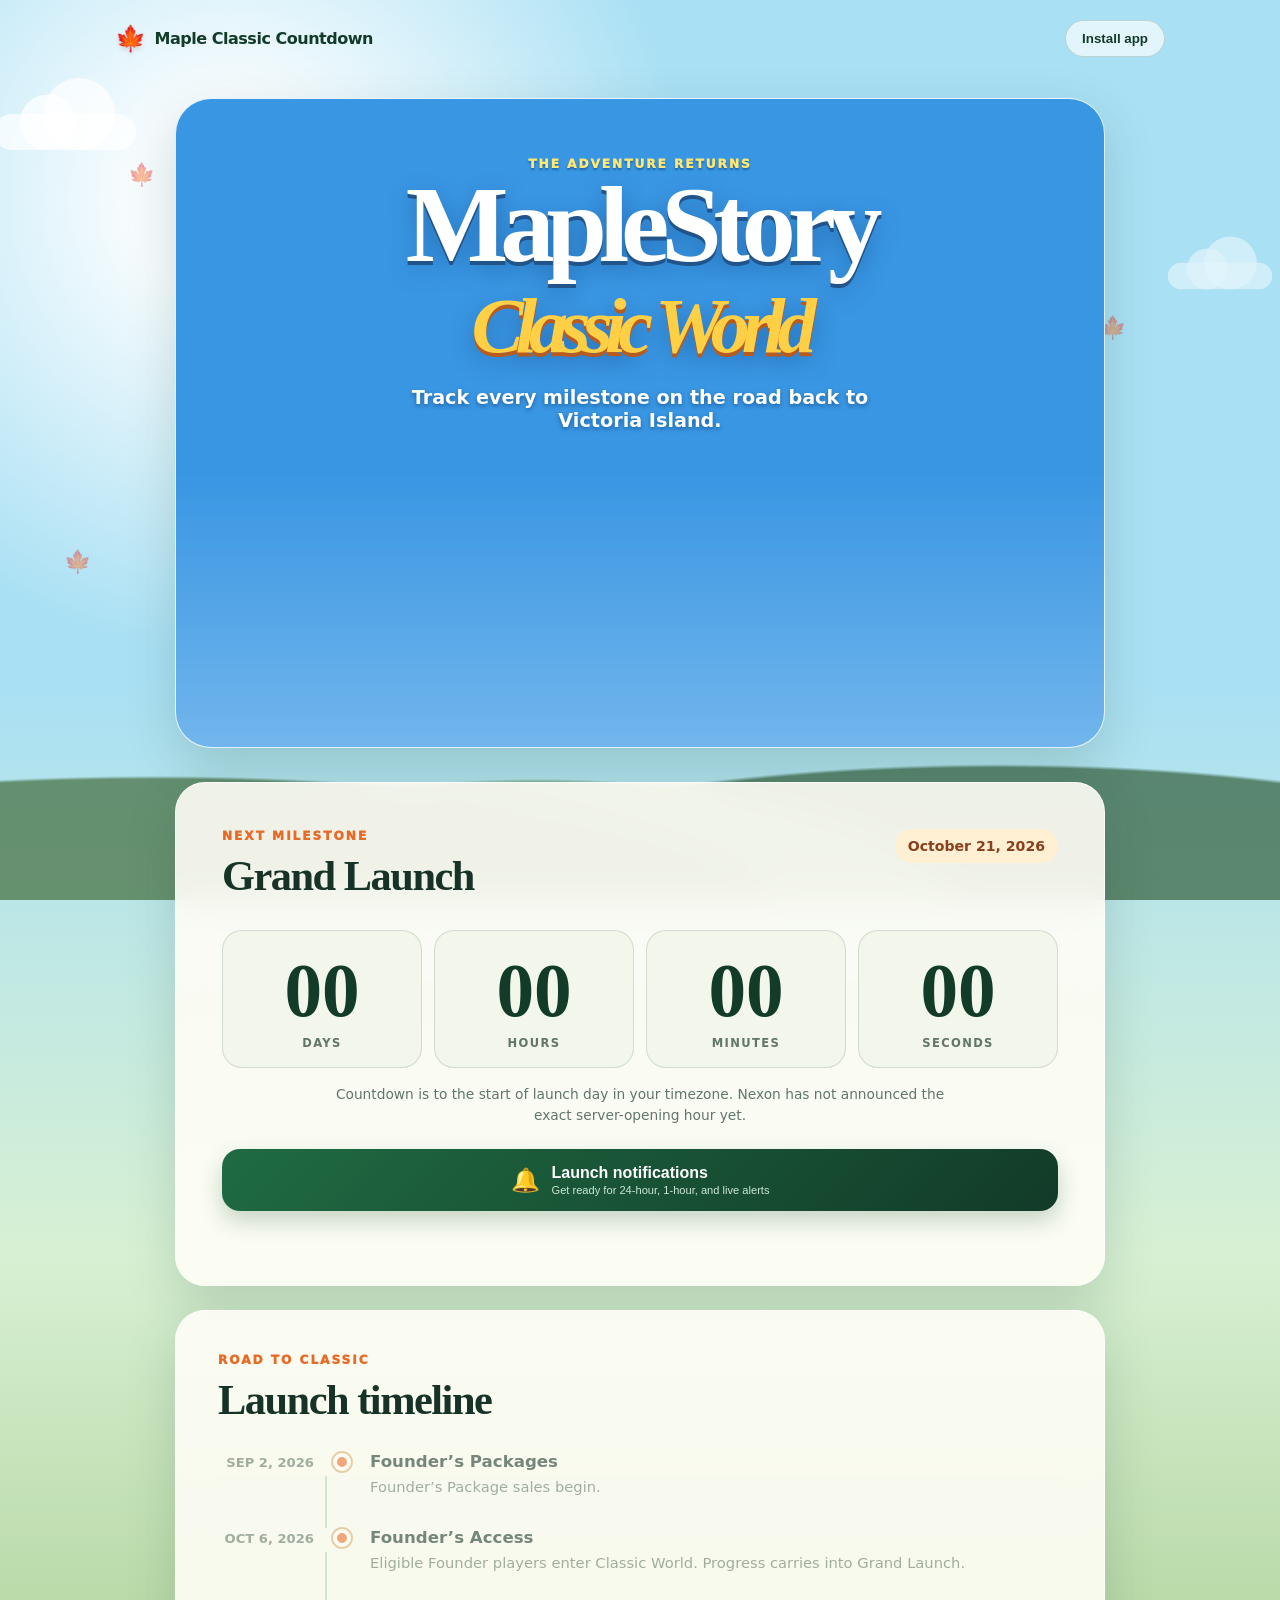
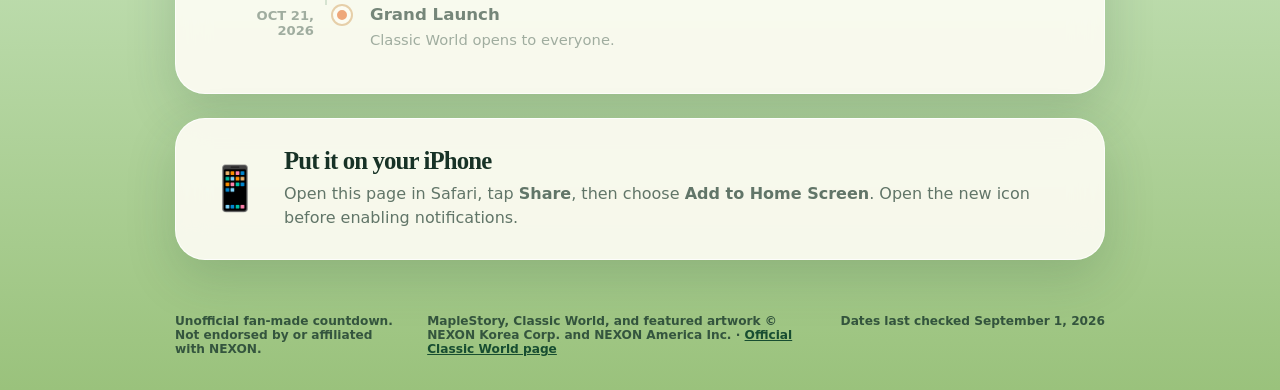
<file: index.html>
<!doctype html>
<html lang="en">
<head>
  <meta charset="utf-8">
  <meta name="viewport" content="width=device-width, initial-scale=1, viewport-fit=cover">
  <meta name="theme-color" content="#12331f">
  <meta name="description" content="Countdown to MapleStory Classic World Founder's Access and Grand Launch.">
  <meta name="apple-mobile-web-app-capable" content="yes">
  <meta name="apple-mobile-web-app-status-bar-style" content="black-translucent">
  <meta name="apple-mobile-web-app-title" content="Maple Countdown">
  <link rel="manifest" href="manifest.webmanifest">
  <link rel="icon" href="icon-192.png" type="image/png">
  <link rel="apple-touch-icon" href="icon-180.png">
  <link rel="stylesheet" href="style.css">
  <script src="https://cdn.onesignal.com/sdks/web/v16/OneSignalSDK.page.js" defer></script>
  <script>
    window.OneSignalDeferred = window.OneSignalDeferred || [];
    OneSignalDeferred.push(async function (OneSignal) {
      await OneSignal.init({
        appId: "3f7133dc-ada4-48d2-b0ea-1fff7e7dabb8",
        safari_web_id: "web.onesignal.auto.5cadd501-3597-404f-b8f7-8075876e5307",
        notifyButton: { enable: false },
        serviceWorkerPath: "maple-classic-countdown/service-worker.js",
        serviceWorkerParam: { scope: "/maple-classic-countdown/" }
      });
      window.MapleOneSignal = OneSignal;
      window.dispatchEvent(new Event("maple-onesignal-ready"));
    });
  </script>
  <title>Maple Classic Countdown</title>
</head>
<body>
  <div class="sky" aria-hidden="true">
    <span class="cloud cloud-one"></span>
    <span class="cloud cloud-two"></span>
    <span class="leaf leaf-one">🍁</span>
    <span class="leaf leaf-two">🍁</span>
    <span class="leaf leaf-three">🍁</span>
  </div>

  <header class="site-header">
    <a class="brand" href="#top" aria-label="Maple Classic Countdown home">
      <span class="brand-leaf">🍁</span>
      <span>Maple Classic Countdown</span>
    </a>
    <button class="install-button" id="installButton" type="button">Install app</button>
  </header>

  <main id="top">
    <section class="hero">
      <div class="hero-copy">
        <p class="eyebrow">THE ADVENTURE RETURNS</p>
        <h1>MapleStory<br><span>Classic World</span></h1>
        <p class="intro">Track every milestone on the road back to Victoria Island.</p>
      </div>
      <div class="hero-art" role="img" aria-label="Classic World adventurers aboard the official Nexon airship artwork"></div>
    </section>

    <section class="countdown-panel" aria-labelledby="nextMilestoneTitle">
      <div class="panel-heading">
        <div>
          <p class="panel-kicker">NEXT MILESTONE</p>
          <h2 id="nextMilestoneTitle">Founder’s Access</h2>
        </div>
        <span class="date-chip" id="nextMilestoneDate">October 6, 2026</span>
      </div>

      <div class="timer" id="timer" aria-live="polite">
        <div class="time-block"><strong id="days">--</strong><span>Days</span></div>
        <div class="time-block"><strong id="hours">--</strong><span>Hours</span></div>
        <div class="time-block"><strong id="minutes">--</strong><span>Minutes</span></div>
        <div class="time-block"><strong id="seconds">--</strong><span>Seconds</span></div>
      </div>

      <p class="time-note">Countdown is to the start of launch day in your timezone. Nexon has not announced the exact server-opening hour yet.</p>

      <button class="notify-button" id="notifyButton" type="button">
        <span>🔔</span>
        <span><strong>Launch notifications</strong><small>Get ready for 24-hour, 1-hour, and live alerts</small></span>
      </button>
      <p class="button-status" id="buttonStatus" role="status"></p>
    </section>

    <section class="milestones" aria-labelledby="timelineTitle">
      <div class="section-heading">
        <p class="panel-kicker">ROAD TO CLASSIC</p>
        <h2 id="timelineTitle">Launch timeline</h2>
      </div>
      <ol class="timeline" id="timeline"></ol>
    </section>

    <section class="install-card" id="installHelp">
      <div class="phone-icon" aria-hidden="true">📱</div>
      <div>
        <h2>Put it on your iPhone</h2>
        <p>Open this page in Safari, tap <strong>Share</strong>, then choose <strong>Add to Home Screen</strong>. Open the new icon before enabling notifications.</p>
      </div>
    </section>
  </main>

  <footer>
    <p><strong>Unofficial fan-made countdown.</strong> Not endorsed by or affiliated with NEXON.</p>
    <p>MapleStory, Classic World, and featured artwork © NEXON Korea Corp. and NEXON America Inc. · <a href="https://www.nexon.com/mscw/classic-world-closed-online-test-2" target="_blank" rel="noopener">Official Classic World page</a></p>
    <p>Dates last checked September 1, 2026</p>
  </footer>

  <script src="app.js" defer></script>
</body>
</html>
</file>
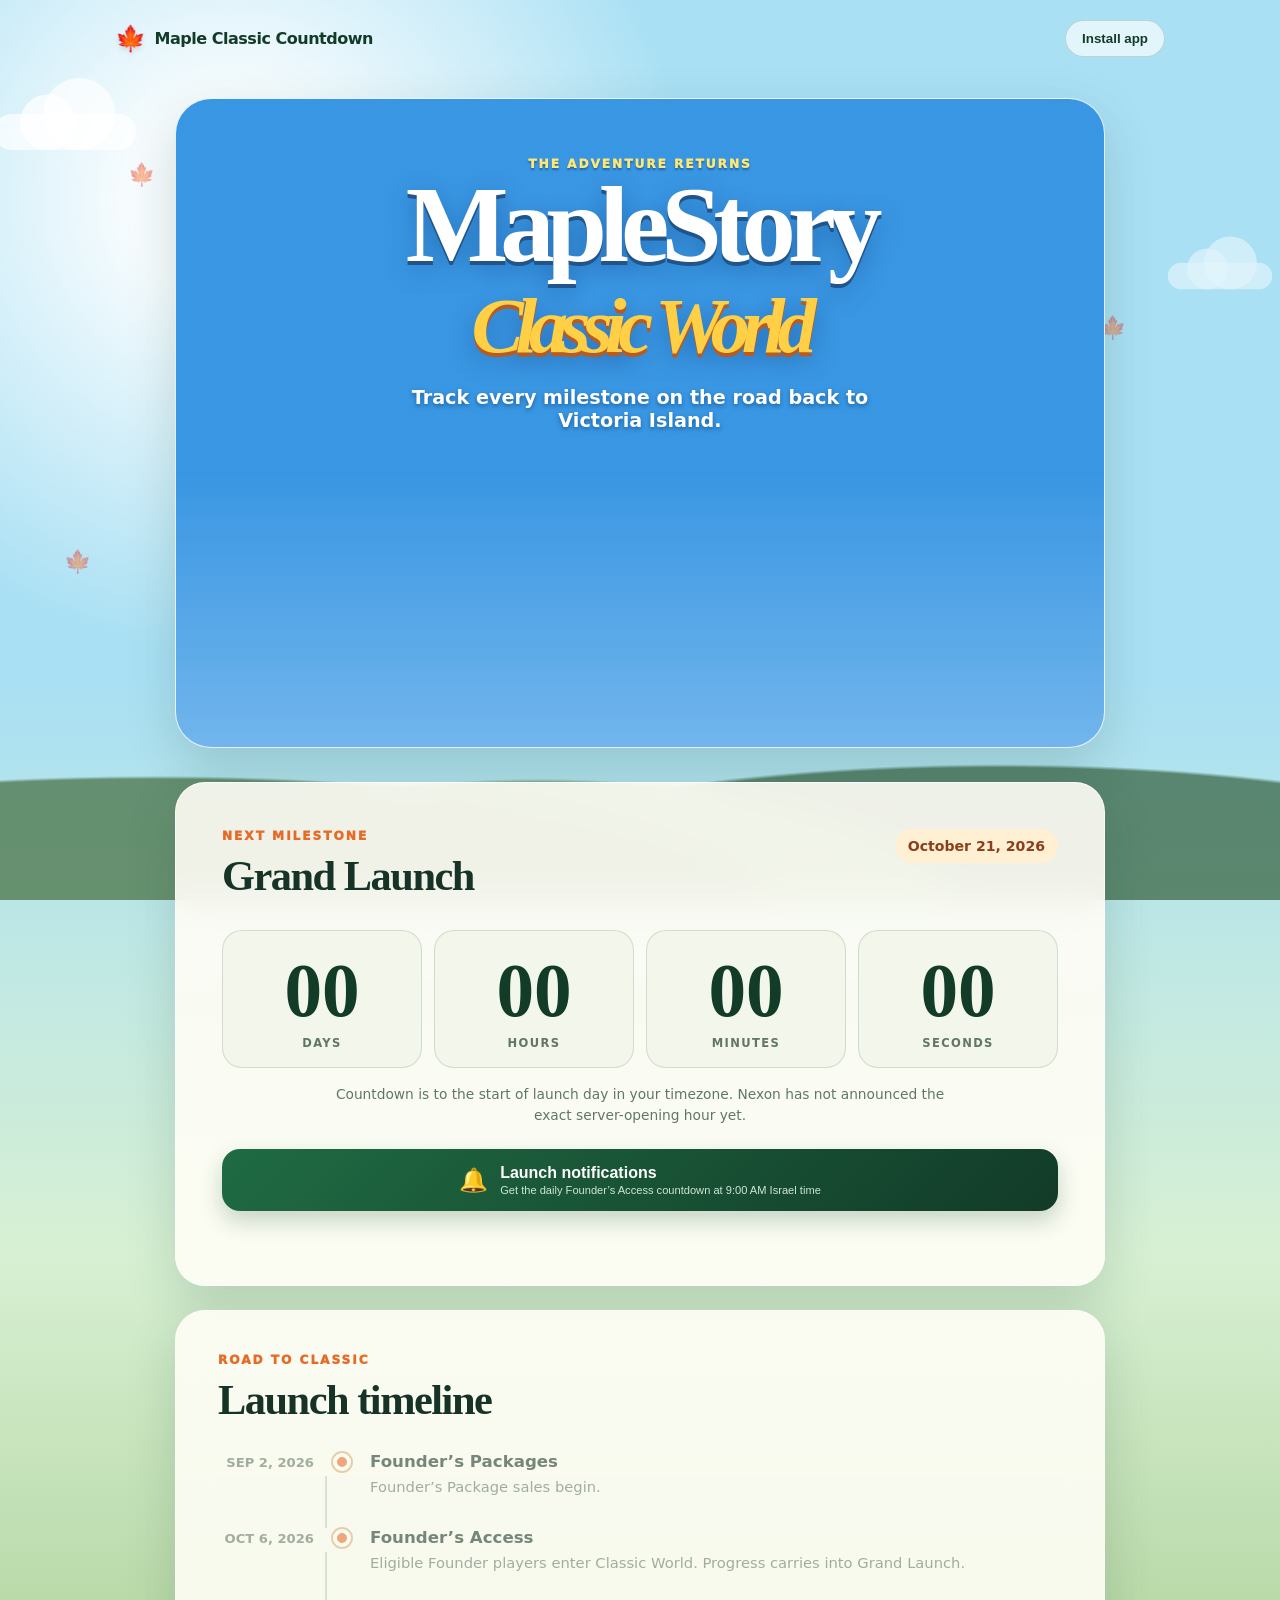
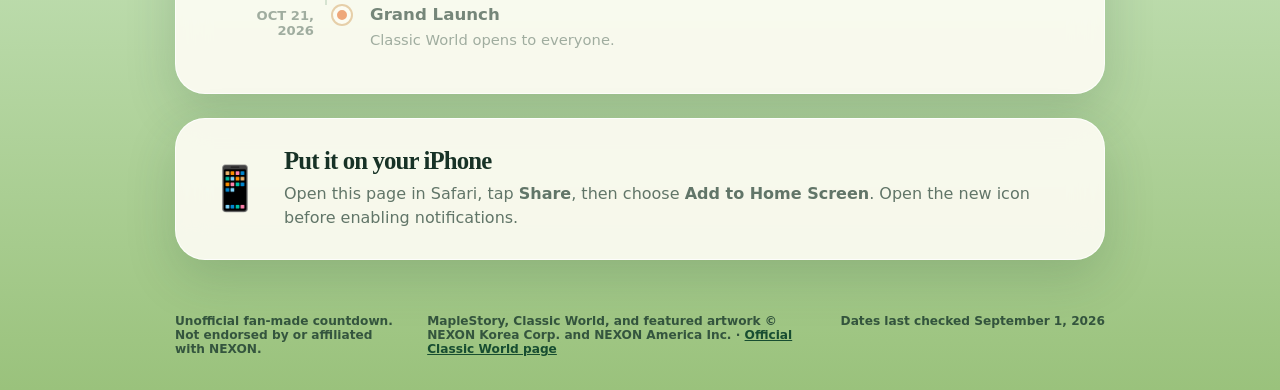
<file: notifications/index.html>
<!doctype html>
<html lang="en">
<head>
  <meta charset="utf-8">
  <meta name="viewport" content="width=device-width, initial-scale=1, viewport-fit=cover">
  <meta name="theme-color" content="#12331f">
  <meta name="description" content="Countdown to MapleStory Classic World Founder's Access and Grand Launch.">
  <meta name="apple-mobile-web-app-capable" content="yes">
  <meta name="apple-mobile-web-app-status-bar-style" content="black-translucent">
  <meta name="apple-mobile-web-app-title" content="Maple Countdown">
  <link rel="manifest" href="manifest.webmanifest">
  <link rel="icon" href="icon-192.png" type="image/png">
  <link rel="apple-touch-icon" href="icon-180.png">
  <link rel="stylesheet" href="style.css">
  <script src="https://cdn.onesignal.com/sdks/web/v16/OneSignalSDK.page.js" defer></script>
  <script>
    window.OneSignalDeferred = window.OneSignalDeferred || [];
    OneSignalDeferred.push(async function (OneSignal) {
      await OneSignal.init({
        appId: "3f7133dc-ada4-48d2-b0ea-1fff7e7dabb8",
        safari_web_id: "web.onesignal.auto.5cadd501-3597-404f-b8f7-8075876e5307",
        notifyButton: { enable: false },
        serviceWorkerPath: "maple-classic-countdown/service-worker.js",
        serviceWorkerParam: { scope: "/maple-classic-countdown/" }
      });
      window.MapleOneSignal = OneSignal;
      window.dispatchEvent(new Event("maple-onesignal-ready"));
    });
  </script>
  <title>Maple Classic Countdown</title>
</head>
<body>
  <div class="sky" aria-hidden="true">
    <span class="cloud cloud-one"></span>
    <span class="cloud cloud-two"></span>
    <span class="leaf leaf-one">🍁</span>
    <span class="leaf leaf-two">🍁</span>
    <span class="leaf leaf-three">🍁</span>
  </div>

  <header class="site-header">
    <a class="brand" href="#top" aria-label="Maple Classic Countdown home">
      <span class="brand-leaf">🍁</span>
      <span>Maple Classic Countdown</span>
    </a>
    <button class="install-button" id="installButton" type="button">Install app</button>
  </header>

  <main id="top">
    <section class="hero">
      <div class="hero-copy">
        <p class="eyebrow">THE ADVENTURE RETURNS</p>
        <h1>MapleStory<br><span>Classic World</span></h1>
        <p class="intro">Track every milestone on the road back to Victoria Island.</p>
      </div>
      <div class="hero-art" role="img" aria-label="Classic World adventurers aboard the official Nexon airship artwork"></div>
    </section>

    <section class="countdown-panel" aria-labelledby="nextMilestoneTitle">
      <div class="panel-heading">
        <div>
          <p class="panel-kicker">NEXT MILESTONE</p>
          <h2 id="nextMilestoneTitle">Founder’s Access</h2>
        </div>
        <span class="date-chip" id="nextMilestoneDate">October 6, 2026</span>
      </div>

      <div class="timer" id="timer" aria-live="polite">
        <div class="time-block"><strong id="days">--</strong><span>Days</span></div>
        <div class="time-block"><strong id="hours">--</strong><span>Hours</span></div>
        <div class="time-block"><strong id="minutes">--</strong><span>Minutes</span></div>
        <div class="time-block"><strong id="seconds">--</strong><span>Seconds</span></div>
      </div>

      <p class="time-note">Countdown is to the start of launch day in your timezone. Nexon has not announced the exact server-opening hour yet.</p>

      <button class="notify-button" id="notifyButton" type="button">
        <span>🔔</span>
        <span><strong>Launch notifications</strong><small>Get the daily Founder’s Access countdown at 9:00 AM Israel time</small></span>
      </button>
      <p class="button-status" id="buttonStatus" role="status"></p>
    </section>

    <section class="milestones" aria-labelledby="timelineTitle">
      <div class="section-heading">
        <p class="panel-kicker">ROAD TO CLASSIC</p>
        <h2 id="timelineTitle">Launch timeline</h2>
      </div>
      <ol class="timeline" id="timeline"></ol>
    </section>

    <section class="install-card" id="installHelp">
      <div class="phone-icon" aria-hidden="true">📱</div>
      <div>
        <h2>Put it on your iPhone</h2>
        <p>Open this page in Safari, tap <strong>Share</strong>, then choose <strong>Add to Home Screen</strong>. Open the new icon before enabling notifications.</p>
      </div>
    </section>
  </main>

  <footer>
    <p><strong>Unofficial fan-made countdown.</strong> Not endorsed by or affiliated with NEXON.</p>
    <p>MapleStory, Classic World, and featured artwork © NEXON Korea Corp. and NEXON America Inc. · <a href="https://www.nexon.com/mscw/classic-world-closed-online-test-2" target="_blank" rel="noopener">Official Classic World page</a></p>
    <p>Dates last checked September 1, 2026</p>
  </footer>

  <script src="app.js" defer></script>
</body>
</html>
</file>
<file: style.css>
:root {
  --ink: #173226;
  --muted: #617568;
  --cream: #fffaf0;
  --paper: rgba(255, 253, 246, .9);
  --green: #1f6b43;
  --green-dark: #123b28;
  --orange: #e66b27;
  --gold: #f7ba46;
  --line: rgba(35, 82, 56, .16);
  --shadow: 0 18px 50px rgba(31, 73, 48, .18);
}

* { box-sizing: border-box; }

html { scroll-behavior: smooth; }

body {
  margin: 0;
  min-height: 100vh;
  color: var(--ink);
  background:
    radial-gradient(circle at 18% 10%, rgba(255,255,255,.9) 0 5%, transparent 22%),
    linear-gradient(#a9e0f4 0 34%, #d7f0d3 63%, #9ac27c 100%);
  font-family: Inter, ui-rounded, "Segoe UI", system-ui, sans-serif;
  overflow-x: hidden;
}

body::after {
  content: "";
  position: fixed;
  inset: auto 0 0;
  height: 25vh;
  z-index: -1;
  background:
    radial-gradient(ellipse at 12% 100%, #436d3d 0 38%, transparent 39%),
    radial-gradient(ellipse at 42% 110%, #5c8a4a 0 40%, transparent 41%),
    radial-gradient(ellipse at 78% 105%, #345f3b 0 43%, transparent 44%);
  opacity: .7;
}

button, a { -webkit-tap-highlight-color: transparent; }

.sky { position: fixed; inset: 0; z-index: -1; pointer-events: none; overflow: hidden; }
.cloud { position: absolute; width: 190px; height: 48px; background: rgba(255,255,255,.7); border-radius: 50px; filter: blur(.3px); }
.cloud::before, .cloud::after { content:""; position:absolute; background:inherit; border-radius:50%; }
.cloud::before { width: 74px; height: 74px; left: 35px; bottom: 0; }
.cloud::after { width: 96px; height: 96px; right: 28px; bottom: 0; }
.cloud-one { top: 12%; left: -30px; transform: scale(.75); }
.cloud-two { top: 28%; right: -35px; transform: scale(.55); opacity:.65; }
.leaf { position:absolute; font-size: 22px; opacity:.42; animation: drift 12s ease-in-out infinite; }
.leaf-one { top:18%; left:10%; }
.leaf-two { top:35%; right:12%; animation-delay:-5s; }
.leaf-three { top:61%; left:5%; animation-delay:-8s; }

@keyframes drift {
  0%, 100% { transform: translate(0,0) rotate(-12deg); }
  50% { transform: translate(28px,40px) rotate(24deg); }
}

.site-header {
  width: min(1050px, calc(100% - 32px));
  margin: 0 auto;
  min-height: 76px;
  display:flex;
  align-items:center;
  justify-content:space-between;
}

.brand { color:var(--green-dark); text-decoration:none; font-weight:900; letter-spacing:-.03em; display:flex; align-items:center; gap:9px; }
.brand-leaf { font-size:25px; filter: drop-shadow(0 3px 2px rgba(93,53,20,.15)); }
.install-button { border:1px solid rgba(20,64,39,.18); background:rgba(255,255,255,.66); color:var(--green-dark); border-radius:999px; padding:10px 16px; font-weight:800; cursor:pointer; backdrop-filter:blur(8px); }

main { width:min(930px, calc(100% - 32px)); margin:0 auto; }

.hero {
  position:relative;
  min-height:650px;
  margin:22px 0 34px;
  padding:58px 24px 0;
  overflow:hidden;
  text-align:center;
  border:1px solid rgba(255,255,255,.85);
  border-radius:36px;
  background:
    linear-gradient(to bottom,rgba(4,71,158,.03) 0 58%,rgba(255,255,255,.28)),
    url("https://g.nexonstatic.com/mscw/assets/main-bg-v2-DWrfIKxB.jpg") center top / cover no-repeat,
    #3b99e5;
  box-shadow:var(--shadow);
}
.hero-copy { position:relative; z-index:2; }
.hero-art {
  position:absolute;
  z-index:1;
  left:50%;
  bottom:-88px;
  width:min(860px,95%);
  height:500px;
  transform:translateX(-50%);
  background:url("https://g.nexonstatic.com/mscw/assets/Ship_Desktop_V7-BA9KgDyJ.webp") center bottom / contain no-repeat;
  pointer-events:none;
}
.eyebrow, .panel-kicker { margin:0 0 8px; color:var(--orange); font-size:.76rem; font-weight:950; letter-spacing:.16em; }
.hero h1 { margin:0; color:#fff; font-family:Georgia, Cambria, serif; font-size:clamp(3.25rem, 9vw, 6.8rem); line-height:.84; letter-spacing:-.075em; text-shadow:0 4px 0 #20548b, 0 8px 24px rgba(7,47,104,.35); }
.hero h1 span { color:#ffcf45; font-style:italic; font-size:.72em; text-shadow:0 4px 0 #b95a1e, 0 8px 24px rgba(7,47,104,.35); }
.hero .eyebrow { color:#ffe774; text-shadow:0 2px 2px rgba(14,70,130,.6); }
.intro { margin:24px auto 0; max-width:520px; color:#fff; font-size:clamp(1rem, 2.4vw, 1.2rem); font-weight:800; text-shadow:0 2px 4px rgba(14,70,130,.65); }

.countdown-panel, .milestones, .install-card {
  background:var(--paper);
  border:1px solid rgba(255,255,255,.8);
  border-radius:30px;
  box-shadow:var(--shadow);
  backdrop-filter:blur(16px);
}

.countdown-panel { padding:clamp(22px, 5vw, 46px); }
.panel-heading { display:flex; align-items:flex-start; justify-content:space-between; gap:16px; }
.panel-heading h2, .section-heading h2, .install-card h2 { margin:0; font-family:Georgia, Cambria, serif; font-size:clamp(1.8rem,4vw,2.65rem); letter-spacing:-.035em; }
.date-chip { flex:0 0 auto; padding:9px 13px; border-radius:999px; color:#8b3f1d; background:#fff0d3; font-weight:850; font-size:.88rem; }

.timer { display:grid; grid-template-columns:repeat(4,1fr); gap:12px; margin:30px 0 16px; }
.time-block { min-width:0; text-align:center; padding:22px 8px 17px; background:#f3f6ea; border:1px solid var(--line); border-radius:20px; }
.time-block strong { display:block; color:var(--green-dark); font-family:Georgia, Cambria, serif; font-size:clamp(2rem,7vw,4.7rem); line-height:1; font-variant-numeric:tabular-nums; }
.time-block span { display:block; margin-top:8px; color:var(--muted); font-size:.72rem; font-weight:900; letter-spacing:.12em; text-transform:uppercase; }
.time-note { margin:0 auto 24px; max-width:620px; color:var(--muted); text-align:center; font-size:.86rem; line-height:1.5; }

.notify-button { width:100%; display:flex; align-items:center; justify-content:center; gap:12px; border:0; border-radius:18px; padding:15px 18px; color:white; background:linear-gradient(135deg,var(--green),var(--green-dark)); box-shadow:0 10px 22px rgba(27,89,55,.24); cursor:pointer; }
.notify-button > span:first-child { font-size:1.45rem; }
.notify-button strong, .notify-button small { display:block; text-align:left; }
.notify-button strong { font-size:1rem; }
.notify-button small { margin-top:2px; color:#cde6d6; }
.button-status { min-height:1.3em; margin:10px 0 0; color:var(--muted); text-align:center; font-size:.86rem; }

.milestones { margin-top:24px; padding:clamp(22px,5vw,42px); }
.timeline { list-style:none; padding:0; margin:28px 0 0; }
.timeline-item { position:relative; display:grid; grid-template-columns:96px 24px 1fr; gap:16px; align-items:start; padding-bottom:30px; }
.timeline-item:last-child { padding-bottom:0; }
.timeline-item:not(:last-child)::after { content:""; position:absolute; left:107px; top:24px; bottom:0; width:2px; background:#bdd2bd; }
.timeline-date { color:var(--muted); font-size:.82rem; font-weight:900; text-align:right; padding-top:3px; text-transform:uppercase; }
.timeline-dot { position:relative; z-index:1; width:18px; height:18px; margin:1px auto; border:4px solid #fffdf6; border-radius:50%; background:var(--orange); box-shadow:0 0 0 2px #d9b079; }
.timeline-copy h3 { margin:0 0 5px; font-size:1.04rem; }
.timeline-copy p { margin:0; color:var(--muted); line-height:1.5; font-size:.92rem; }
.timeline-item.past { opacity:.58; }
.timeline-item.next .timeline-dot { background:var(--gold); box-shadow:0 0 0 2px var(--orange), 0 0 18px var(--gold); }

.install-card { display:flex; gap:22px; align-items:center; margin:24px 0 42px; padding:28px 32px; }
.phone-icon { flex:0 0 auto; font-size:2.7rem; }
.install-card h2 { font-size:1.55rem; }
.install-card p { margin:7px 0 0; color:var(--muted); line-height:1.55; }

footer { width:min(930px,calc(100% - 32px)); margin:0 auto; padding:12px 0 max(34px,env(safe-area-inset-bottom)); display:grid; grid-template-columns:1fr 1.7fr auto; gap:22px; color:#34553e; font-size:.76rem; font-weight:700; }
footer p { margin:0; }
footer a { color:#174d31; font-weight:900; }

@media (max-width:600px) {
  .site-header { min-height:64px; }
  .brand span:last-child { display:none; }
  .hero { min-height:520px; margin-top:10px; padding:42px 12px 0; border-radius:26px; }
  .hero-art { width:150%; height:365px; bottom:-45px; }
  .panel-heading { display:block; }
  .date-chip { display:inline-block; margin-top:13px; }
  .timer { gap:7px; margin-top:22px; }
  .time-block { padding:17px 3px 13px; border-radius:14px; }
  .time-block span { font-size:.58rem; letter-spacing:.07em; }
  .notify-button small { font-size:.7rem; }
  .timeline-item { grid-template-columns:70px 20px 1fr; gap:11px; }
  .timeline-item:not(:last-child)::after { left:79px; }
  .install-card { align-items:flex-start; padding:24px; }
  .phone-icon { font-size:2rem; }
  footer { display:block; text-align:center; line-height:1.65; }
  footer p + p { margin-top:10px; }
}

@media (prefers-reduced-motion:reduce) {
  *, *::before, *::after { scroll-behavior:auto !important; animation-duration:.01ms !important; animation-iteration-count:1 !important; }
}
</file>
<file: notifications/style.css>
:root {
  --ink: #173226;
  --muted: #617568;
  --cream: #fffaf0;
  --paper: rgba(255, 253, 246, .9);
  --green: #1f6b43;
  --green-dark: #123b28;
  --orange: #e66b27;
  --gold: #f7ba46;
  --line: rgba(35, 82, 56, .16);
  --shadow: 0 18px 50px rgba(31, 73, 48, .18);
}

* { box-sizing: border-box; }

html { scroll-behavior: smooth; }

body {
  margin: 0;
  min-height: 100vh;
  color: var(--ink);
  background:
    radial-gradient(circle at 18% 10%, rgba(255,255,255,.9) 0 5%, transparent 22%),
    linear-gradient(#a9e0f4 0 34%, #d7f0d3 63%, #9ac27c 100%);
  font-family: Inter, ui-rounded, "Segoe UI", system-ui, sans-serif;
  overflow-x: hidden;
}

body::after {
  content: "";
  position: fixed;
  inset: auto 0 0;
  height: 25vh;
  z-index: -1;
  background:
    radial-gradient(ellipse at 12% 100%, #436d3d 0 38%, transparent 39%),
    radial-gradient(ellipse at 42% 110%, #5c8a4a 0 40%, transparent 41%),
    radial-gradient(ellipse at 78% 105%, #345f3b 0 43%, transparent 44%);
  opacity: .7;
}

button, a { -webkit-tap-highlight-color: transparent; }

.sky { position: fixed; inset: 0; z-index: -1; pointer-events: none; overflow: hidden; }
.cloud { position: absolute; width: 190px; height: 48px; background: rgba(255,255,255,.7); border-radius: 50px; filter: blur(.3px); }
.cloud::before, .cloud::after { content:""; position:absolute; background:inherit; border-radius:50%; }
.cloud::before { width: 74px; height: 74px; left: 35px; bottom: 0; }
.cloud::after { width: 96px; height: 96px; right: 28px; bottom: 0; }
.cloud-one { top: 12%; left: -30px; transform: scale(.75); }
.cloud-two { top: 28%; right: -35px; transform: scale(.55); opacity:.65; }
.leaf { position:absolute; font-size: 22px; opacity:.42; animation: drift 12s ease-in-out infinite; }
.leaf-one { top:18%; left:10%; }
.leaf-two { top:35%; right:12%; animation-delay:-5s; }
.leaf-three { top:61%; left:5%; animation-delay:-8s; }

@keyframes drift {
  0%, 100% { transform: translate(0,0) rotate(-12deg); }
  50% { transform: translate(28px,40px) rotate(24deg); }
}

.site-header {
  width: min(1050px, calc(100% - 32px));
  margin: 0 auto;
  min-height: 76px;
  display:flex;
  align-items:center;
  justify-content:space-between;
}

.brand { color:var(--green-dark); text-decoration:none; font-weight:900; letter-spacing:-.03em; display:flex; align-items:center; gap:9px; }
.brand-leaf { font-size:25px; filter: drop-shadow(0 3px 2px rgba(93,53,20,.15)); }
.install-button { border:1px solid rgba(20,64,39,.18); background:rgba(255,255,255,.66); color:var(--green-dark); border-radius:999px; padding:10px 16px; font-weight:800; cursor:pointer; backdrop-filter:blur(8px); }

main { width:min(930px, calc(100% - 32px)); margin:0 auto; }

.hero {
  position:relative;
  min-height:650px;
  margin:22px 0 34px;
  padding:58px 24px 0;
  overflow:hidden;
  text-align:center;
  border:1px solid rgba(255,255,255,.85);
  border-radius:36px;
  background:
    linear-gradient(to bottom,rgba(4,71,158,.03) 0 58%,rgba(255,255,255,.28)),
    url("https://g.nexonstatic.com/mscw/assets/main-bg-v2-DWrfIKxB.jpg") center top / cover no-repeat,
    #3b99e5;
  box-shadow:var(--shadow);
}
.hero-copy { position:relative; z-index:2; }
.hero-art {
  position:absolute;
  z-index:1;
  left:50%;
  bottom:-88px;
  width:min(860px,95%);
  height:500px;
  transform:translateX(-50%);
  background:url("https://g.nexonstatic.com/mscw/assets/Ship_Desktop_V7-BA9KgDyJ.webp") center bottom / contain no-repeat;
  pointer-events:none;
}
.eyebrow, .panel-kicker { margin:0 0 8px; color:var(--orange); font-size:.76rem; font-weight:950; letter-spacing:.16em; }
.hero h1 { margin:0; color:#fff; font-family:Georgia, Cambria, serif; font-size:clamp(3.25rem, 9vw, 6.8rem); line-height:.84; letter-spacing:-.075em; text-shadow:0 4px 0 #20548b, 0 8px 24px rgba(7,47,104,.35); }
.hero h1 span { color:#ffcf45; font-style:italic; font-size:.72em; text-shadow:0 4px 0 #b95a1e, 0 8px 24px rgba(7,47,104,.35); }
.hero .eyebrow { color:#ffe774; text-shadow:0 2px 2px rgba(14,70,130,.6); }
.intro { margin:24px auto 0; max-width:520px; color:#fff; font-size:clamp(1rem, 2.4vw, 1.2rem); font-weight:800; text-shadow:0 2px 4px rgba(14,70,130,.65); }

.countdown-panel, .milestones, .install-card {
  background:var(--paper);
  border:1px solid rgba(255,255,255,.8);
  border-radius:30px;
  box-shadow:var(--shadow);
  backdrop-filter:blur(16px);
}

.countdown-panel { padding:clamp(22px, 5vw, 46px); }
.panel-heading { display:flex; align-items:flex-start; justify-content:space-between; gap:16px; }
.panel-heading h2, .section-heading h2, .install-card h2 { margin:0; font-family:Georgia, Cambria, serif; font-size:clamp(1.8rem,4vw,2.65rem); letter-spacing:-.035em; }
.date-chip { flex:0 0 auto; padding:9px 13px; border-radius:999px; color:#8b3f1d; background:#fff0d3; font-weight:850; font-size:.88rem; }

.timer { display:grid; grid-template-columns:repeat(4,1fr); gap:12px; margin:30px 0 16px; }
.time-block { min-width:0; text-align:center; padding:22px 8px 17px; background:#f3f6ea; border:1px solid var(--line); border-radius:20px; }
.time-block strong { display:block; color:var(--green-dark); font-family:Georgia, Cambria, serif; font-size:clamp(2rem,7vw,4.7rem); line-height:1; font-variant-numeric:tabular-nums; }
.time-block span { display:block; margin-top:8px; color:var(--muted); font-size:.72rem; font-weight:900; letter-spacing:.12em; text-transform:uppercase; }
.time-note { margin:0 auto 24px; max-width:620px; color:var(--muted); text-align:center; font-size:.86rem; line-height:1.5; }

.notify-button { width:100%; display:flex; align-items:center; justify-content:center; gap:12px; border:0; border-radius:18px; padding:15px 18px; color:white; background:linear-gradient(135deg,var(--green),var(--green-dark)); box-shadow:0 10px 22px rgba(27,89,55,.24); cursor:pointer; }
.notify-button > span:first-child { font-size:1.45rem; }
.notify-button strong, .notify-button small { display:block; text-align:left; }
.notify-button strong { font-size:1rem; }
.notify-button small { margin-top:2px; color:#cde6d6; }
.button-status { min-height:1.3em; margin:10px 0 0; color:var(--muted); text-align:center; font-size:.86rem; }

.milestones { margin-top:24px; padding:clamp(22px,5vw,42px); }
.timeline { list-style:none; padding:0; margin:28px 0 0; }
.timeline-item { position:relative; display:grid; grid-template-columns:96px 24px 1fr; gap:16px; align-items:start; padding-bottom:30px; }
.timeline-item:last-child { padding-bottom:0; }
.timeline-item:not(:last-child)::after { content:""; position:absolute; left:107px; top:24px; bottom:0; width:2px; background:#bdd2bd; }
.timeline-date { color:var(--muted); font-size:.82rem; font-weight:900; text-align:right; padding-top:3px; text-transform:uppercase; }
.timeline-dot { position:relative; z-index:1; width:18px; height:18px; margin:1px auto; border:4px solid #fffdf6; border-radius:50%; background:var(--orange); box-shadow:0 0 0 2px #d9b079; }
.timeline-copy h3 { margin:0 0 5px; font-size:1.04rem; }
.timeline-copy p { margin:0; color:var(--muted); line-height:1.5; font-size:.92rem; }
.timeline-item.past { opacity:.58; }
.timeline-item.next .timeline-dot { background:var(--gold); box-shadow:0 0 0 2px var(--orange), 0 0 18px var(--gold); }

.install-card { display:flex; gap:22px; align-items:center; margin:24px 0 42px; padding:28px 32px; }
.phone-icon { flex:0 0 auto; font-size:2.7rem; }
.install-card h2 { font-size:1.55rem; }
.install-card p { margin:7px 0 0; color:var(--muted); line-height:1.55; }

footer { width:min(930px,calc(100% - 32px)); margin:0 auto; padding:12px 0 max(34px,env(safe-area-inset-bottom)); display:grid; grid-template-columns:1fr 1.7fr auto; gap:22px; color:#34553e; font-size:.76rem; font-weight:700; }
footer p { margin:0; }
footer a { color:#174d31; font-weight:900; }

@media (max-width:600px) {
  .site-header { min-height:64px; }
  .brand span:last-child { display:none; }
  .hero { min-height:520px; margin-top:10px; padding:42px 12px 0; border-radius:26px; }
  .hero-art { width:150%; height:365px; bottom:-45px; }
  .panel-heading { display:block; }
  .date-chip { display:inline-block; margin-top:13px; }
  .timer { gap:7px; margin-top:22px; }
  .time-block { padding:17px 3px 13px; border-radius:14px; }
  .time-block span { font-size:.58rem; letter-spacing:.07em; }
  .notify-button small { font-size:.7rem; }
  .timeline-item { grid-template-columns:70px 20px 1fr; gap:11px; }
  .timeline-item:not(:last-child)::after { left:79px; }
  .install-card { align-items:flex-start; padding:24px; }
  .phone-icon { font-size:2rem; }
  footer { display:block; text-align:center; line-height:1.65; }
  footer p + p { margin-top:10px; }
}

@media (prefers-reduced-motion:reduce) {
  *, *::before, *::after { scroll-behavior:auto !important; animation-duration:.01ms !important; animation-iteration-count:1 !important; }
}
</file>
